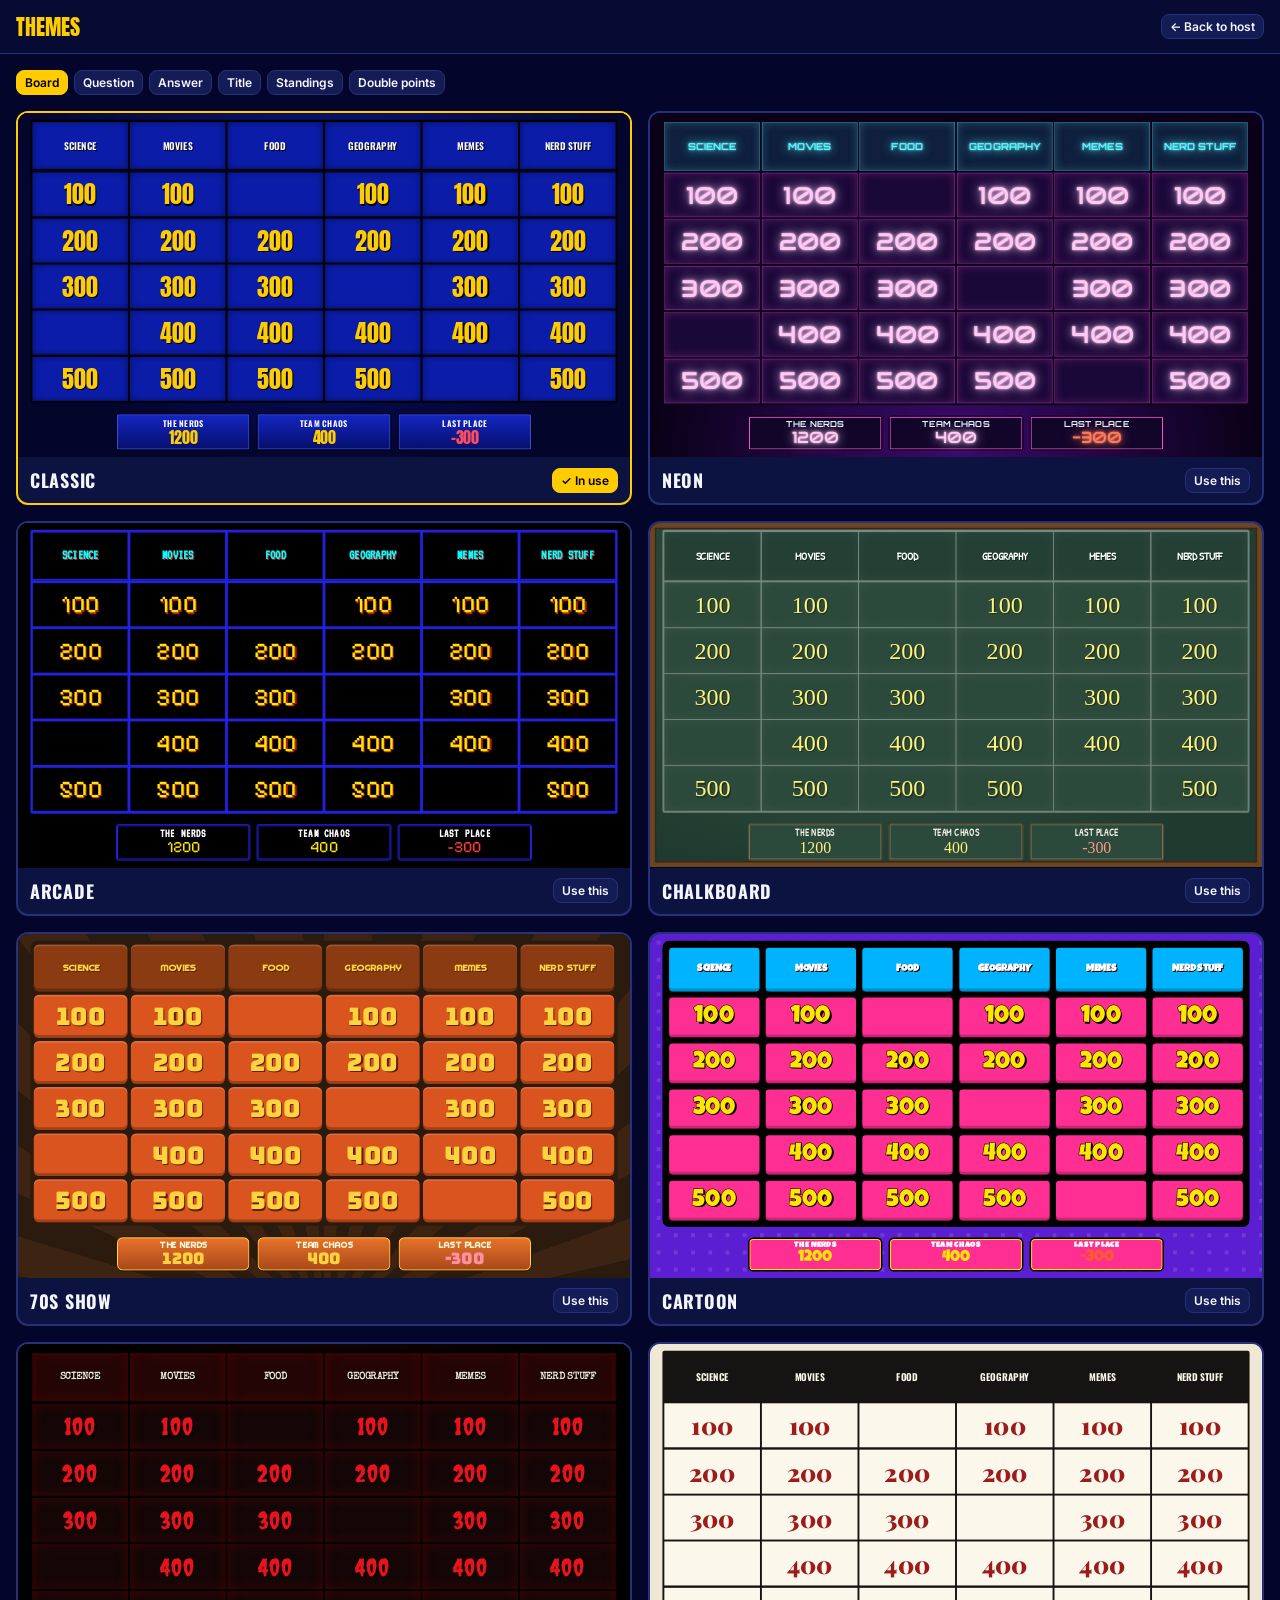
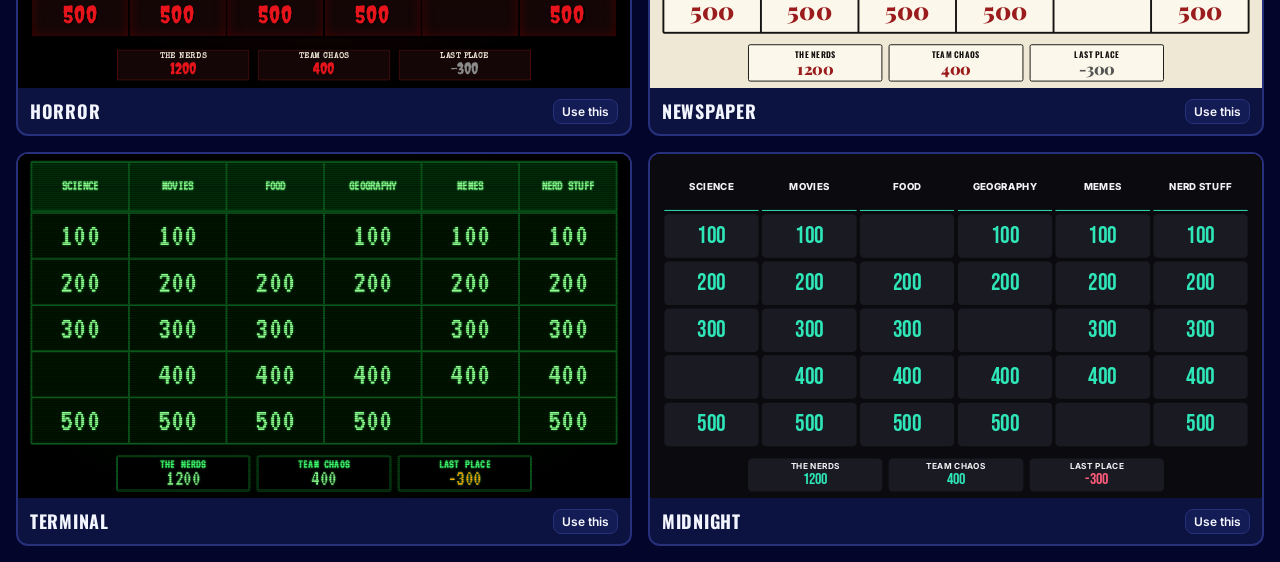
<file: themes.html>
<!doctype html>
<html lang="en">
  <head>
    <meta charset="utf-8" />
    <meta name="viewport" content="width=device-width, initial-scale=1" />
    <meta name="theme-color" content="#070b33" />
    <title>Jeopardy - Themes</title>
    <link rel="stylesheet" href="css/style.css?v=mvzxdmf8" />
    <style>
      body {
        font-size: 14px;
        min-height: 100vh;
      }
      .wrap {
        padding: 16px;
        max-width: 1600px;
        margin: 0 auto;
      }
      .tabs {
        display: flex;
        flex-wrap: wrap;
        gap: 6px;
        margin-bottom: 16px;
      }
      .tabs .btn.on {
        background: var(--gold);
        color: #000;
        border-color: var(--gold);
      }
      .grid {
        display: grid;
        grid-template-columns: repeat(auto-fill, minmax(min(100%, 440px), 1fr));
        gap: 16px;
      }
      .card {
        background: var(--panel);
        border: 2px solid var(--line);
        border-radius: 12px;
        overflow: hidden;
      }
      .card.on {
        border-color: var(--gold);
      }
      .screen {
        position: relative;
        aspect-ratio: 16 / 9;
        overflow: hidden;
        background: #000;
      }
      .screen iframe {
        position: absolute;
        top: 0;
        left: 0;
        width: 1280px;
        height: 720px;
        border: 0;
        transform-origin: 0 0;
        pointer-events: none;
      }
      .card .foot {
        display: flex;
        align-items: center;
        gap: 10px;
        padding: 10px 12px;
      }
      .card .foot b {
        flex: 1;
        font-family: var(--f-head);
        font-size: 18px;
        text-transform: uppercase;
        letter-spacing: 0.04em;
      }
    </style>
  </head>
  <body class="host">
    <div class="host-top">
      <span class="brand">THEMES</span>
      <span class="spacer"></span>
      <a class="btn small" href="index.html">← Back to host</a>
    </div>
    <div class="wrap">
      <div class="tabs" id="tabs"></div>
      <div class="grid" id="grid"></div>
    </div>

    <script src="js/config.js?v=mvzxdmf8"></script>
    <script src="js/shared.js?v=mvzxdmf8"></script>
    <script>
      const SCREENS = [
        ["board", "Board"],
        ["clue", "Question"],
        ["answer", "Answer"],
        ["splash", "Title"],
        ["scores", "Standings"],
        ["double", "Double points"],
      ];
      let screen = "board";
      let current = savedTheme();

      const tabs = document.getElementById("tabs");
      const grid = document.getElementById("grid");

      grid.innerHTML = THEMES.map(
        (t) => `<div class="card" data-id="${t.id}">
          <div class="screen"><iframe loading="lazy" tabindex="-1" title="${esc(t.name)}"></iframe></div>
          <div class="foot"><b>${esc(t.name)}</b><button class="btn small">Use this</button></div>
        </div>`
      ).join("");

      function renderTabs() {
        tabs.innerHTML = SCREENS.map(
          ([id, name]) => `<button class="btn small ${id === screen ? "on" : ""}" data-screen="${id}">${name}</button>`
        ).join("");
      }

      function load() {
        grid.querySelectorAll(".card").forEach((card) => {
          card.querySelector("iframe").src = `tv.html?demo=${screen}&theme=${card.dataset.id}`;
        });
      }

      function markCurrent() {
        grid.querySelectorAll(".card").forEach((card) => {
          const on = card.dataset.id === current;
          card.classList.toggle("on", on);
          const b = card.querySelector("button");
          b.textContent = on ? "✓ In use" : "Use this";
          b.classList.toggle("primary", on);
        });
      }

      // Draw each 1280x720 TV shrunk to fit its card.
      const fit = new ResizeObserver((entries) => {
        entries.forEach((e) => {
          e.target.querySelector("iframe").style.transform = `scale(${e.contentRect.width / 1280})`;
        });
      });
      grid.querySelectorAll(".screen").forEach((s) => fit.observe(s));

      tabs.onclick = (e) => {
        const b = e.target.closest("[data-screen]");
        if (!b) return;
        screen = b.dataset.screen;
        renderTabs();
        load();
      };

      grid.onclick = (e) => {
        const card = e.target.closest(".card");
        if (!card || !e.target.closest("button")) return;
        current = card.dataset.id;
        saveTheme(current);
        markCurrent();
      };

      renderTabs();
      load();
      markCurrent();
    </script>
  </body>
</html>
</file>
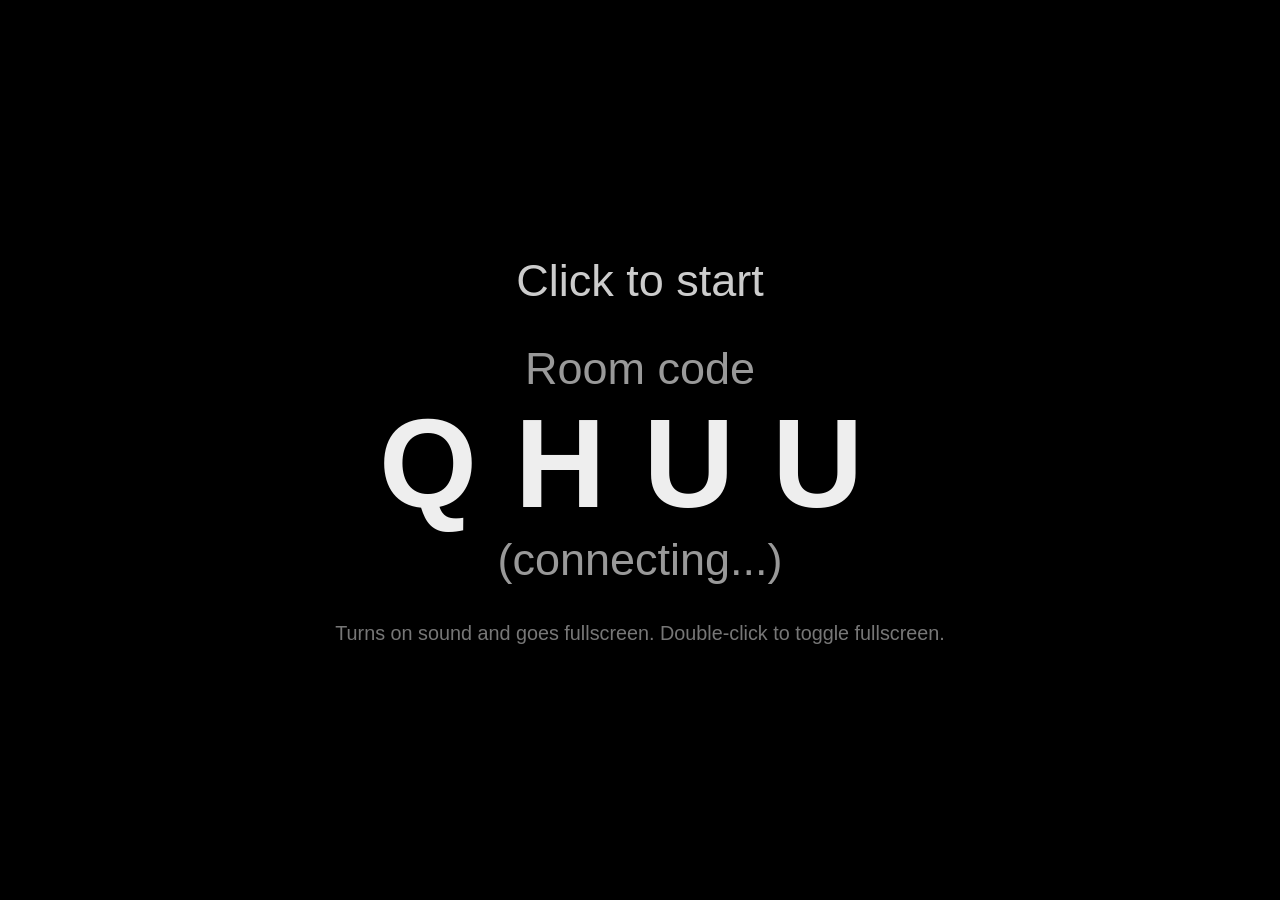
<file: tv.html>
<!doctype html>
<html lang="en">
  <head>
    <meta charset="utf-8" />
    <meta name="viewport" content="width=device-width, initial-scale=1" />
    <title>About Me</title>
    <link rel="stylesheet" href="css/style.css?v=mvzxdmf8" />
    <link rel="stylesheet" href="css/themes.css?v=mvzxdmf8" />
  </head>
  <body class="tv">
    <div class="start-overlay" id="start">
      <div class="big">Click to start</div>
      <div class="room-big room-slot"></div>
      <div class="small">
        Turns on sound and goes fullscreen. Double-click to toggle fullscreen.
      </div>
    </div>
    <main class="tv-main" id="main"></main>
    <footer class="tv-scores" id="scores"></footer>
    <div class="room-corner" id="roomCorner"></div>

    <script src="js/config.js?v=mvzxdmf8"></script>
    <script src="js/relay.js?v=mvzxdmf8"></script>
    <script src="js/intro-slides.js?v=mvzxdmf8"></script>
    <script src="js/shared.js?v=mvzxdmf8"></script>
    <script src="js/tv.js?v=mvzxdmf8"></script>
  </body>
</html>
</file>
<file: css/style.css>
@import url("https://fonts.googleapis.com/css2?family=Anton&family=Oswald:wght@400;600;700&family=Inter:wght@400;600;800&display=swap");

:root {
  --blue: #0b1ca8;
  --blue-dark: #060f6b;
  --blue-deep: #03052b;
  --gold: #ffcc00;
  --red: #ff4d5e;
  --green: #36e07f;
  --ink: #f4f6ff;
  --muted: #9aa3d6;
  --panel: #0d1340;
  --panel-2: #141c55;
  --line: #27307a;

  /* Everything a theme can change. Themes live in themes.css. */
  --f-display: Anton, Impact, sans-serif;
  --f-head: Oswald, sans-serif;
  --f-body: Inter, system-ui, sans-serif;
  --bg-tv: radial-gradient(ellipse at 50% 30%, #0c1790 0%, var(--blue-deep) 75%);
  --edge: #000;
  --shadow: #000;
  --on-gold: #000;
  --cat-bg: var(--blue);
  --cat-ink: var(--ink);
  --score-bg: linear-gradient(#1426c4, var(--blue-dark));
  --score-ring: #3a4ce0;
  --topbar: #070b33;
  --line-hi: #5563d8;
  --panel-hi: #1b2570;
  --field: #0a0f38;
  --used: #1a1f45;
  --used-ink: #454c85;
}

* {
  box-sizing: border-box;
}

html,
body {
  margin: 0;
  background: var(--blue-deep);
  color: var(--ink);
  font-family: var(--f-body);
}

button {
  font: inherit;
  cursor: pointer;
}

/* ================= TV ================= */

body.tv {
  height: 100vh;
  overflow: hidden;
  display: flex;
  flex-direction: column;
  background: var(--bg-tv);
}

.tv-main {
  flex: 1;
  min-height: 0;
  display: flex;
  align-items: center;
  justify-content: center;
  padding: 2vh 2vw;
  position: relative;
}

.tv-scores {
  display: flex;
  gap: 1vw;
  padding: 1vh 2vw 2vh;
  justify-content: center;
}

.tv-score {
  flex: 1;
  max-width: 22vw;
  background: var(--score-bg);
  border: 0.3vh solid var(--edge);
  box-shadow: inset 0 0 0 0.3vh var(--score-ring);
  border-radius: 0.6vh;
  text-align: center;
  padding: 0.8vh 0.5vw;
  position: relative;
  transition: transform 0.2s;
}

.tv-score .name {
  font-family: var(--f-head);
  font-weight: 700;
  font-size: 2.4vh;
  text-transform: uppercase;
  letter-spacing: 0.05em;
  white-space: nowrap;
  overflow: hidden;
  text-overflow: ellipsis;
}

.tv-score .pts {
  font-family: var(--f-display);
  font-size: 4.6vh;
  color: var(--gold);
  line-height: 1.1;
}

.tv-score .pts.neg {
  color: var(--red);
}

.tv-score.bump {
  transform: scale(1.08);
}

.delta {
  position: absolute;
  top: -3vh;
  left: 50%;
  transform: translateX(-50%);
  font-family: var(--f-display);
  font-size: 4vh;
  animation: floatUp 1.8s ease-out forwards;
  pointer-events: none;
  text-shadow: 0 0.3vh 0 var(--shadow);
}

.delta.up {
  color: var(--green);
}

.delta.down {
  color: var(--red);
}

@keyframes floatUp {
  from {
    opacity: 1;
    transform: translate(-50%, 0);
  }
  to {
    opacity: 0;
    transform: translate(-50%, -6vh);
  }
}

/* Board */

.board {
  width: 100%;
  height: 100%;
  display: grid;
  grid-template-columns: repeat(6, 1fr);
  grid-template-rows: 1.25fr repeat(5, 1fr);
  gap: 0.6vh;
  background: var(--edge);
  padding: 0.6vh;
  border-radius: 0.6vh;
}

.cell {
  background: var(--blue);
  display: flex;
  align-items: center;
  justify-content: center;
  text-align: center;
  padding: 0.5vh 0.5vw;
  box-shadow: inset 0 0 2vh rgba(0, 0, 0, 0.45);
}

.cell.cat {
  background: var(--cat-bg);
  color: var(--cat-ink);
  font-family: var(--f-head);
  font-weight: 700;
  text-transform: uppercase;
  font-size: 2.8vh;
  line-height: 1.1;
  text-shadow: 0.25vh 0.25vh 0 var(--shadow);
  border-bottom: 0.5vh solid var(--edge);
}

.cell.val {
  font-family: var(--f-display);
  color: var(--gold);
  font-size: var(--val, 7vh);
  text-shadow: 0.35vh 0.35vh 0 var(--shadow);
}

.cell.used {
  color: transparent;
  text-shadow: none;
}

/* Clue */

.clue {
  width: 100%;
  height: 100%;
  background: var(--blue);
  border: 0.8vh solid var(--edge);
  box-shadow: inset 0 0 8vh rgba(0, 0, 0, 0.5);
  display: flex;
  flex-direction: column;
  align-items: center;
  justify-content: center;
  padding: 4vh 6vw;
  text-align: center;
  position: relative;
  animation: zoomIn 0.35s ease-out;
}

@keyframes zoomIn {
  from {
    transform: scale(0.2);
    opacity: 0;
  }
  to {
    transform: scale(1);
    opacity: 1;
  }
}

.clue .tag {
  position: absolute;
  top: 3vh;
  left: 0;
  right: 0;
  font-family: var(--f-head);
  font-weight: 700;
  text-transform: uppercase;
  font-size: 3vh;
  letter-spacing: 0.08em;
  color: var(--muted);
}

.clue .tag b {
  color: var(--gold);
}

.clue .q {
  font-family: var(--f-head);
  font-weight: 600;
  text-transform: uppercase;
  font-size: 6.4vh;
  line-height: 1.2;
  text-shadow: 0.4vh 0.4vh 0 var(--shadow);
  max-width: 85vw;
}

.clue .qimg {
  max-width: 80vw;
  max-height: 44vh;
  object-fit: contain;
  background: #fff;
  border: 0.6vh solid var(--edge);
  border-radius: 0.8vh;
  margin: 3vh 0;
  animation: slam 0.4s cubic-bezier(0.2, 1.8, 0.4, 1);
}

.clue.has-img .q {
  font-size: 4.6vh;
}

.clue .img-wait {
  color: var(--muted);
  font-size: 3vh;
  margin: 3vh 0;
}

.clue .q.long {
  font-size: 5vh;
}

.clue .q.huge {
  font-family: var(--f-display);
  font-weight: 400;
  font-size: 13vh;
  color: var(--gold);
  line-height: 1;
}

.kind-badge {
  display: inline-block;
  font-family: var(--f-display);
  font-size: 3.4vh;
  padding: 0.4vh 1.4vw;
  margin-bottom: 3vh;
  background: var(--gold);
  color: var(--on-gold);
  transform: rotate(-3deg);
  letter-spacing: 0.05em;
}

.answer {
  margin-top: 4vh;
  font-family: var(--f-display);
  color: var(--gold);
  font-size: 7vh;
  text-shadow: 0.4vh 0.4vh 0 var(--shadow);
  animation: slam 0.4s cubic-bezier(0.2, 1.8, 0.4, 1);
}

.twist {
  margin-top: 3vh;
  background: var(--red);
  color: #fff;
  font-family: var(--f-head);
  font-weight: 700;
  text-transform: uppercase;
  font-size: 4vh;
  padding: 1.2vh 2.5vw;
  border: 0.5vh solid var(--edge);
  transform: rotate(-1.5deg);
  animation: slam 0.4s cubic-bezier(0.2, 1.8, 0.4, 1);
}

@keyframes slam {
  from {
    transform: scale(2.5) rotate(-6deg);
    opacity: 0;
  }
  to {
    opacity: 1;
  }
}

/* Splash */

.splash {
  text-align: center;
  max-width: 80vw;
}

.splash h1 {
  font-family: var(--f-display);
  font-weight: 400;
  font-size: 12vh;
  line-height: 1;
  margin: 0 0 1vh;
  color: var(--gold);
  text-shadow: 0.6vh 0.6vh 0 var(--shadow);
  text-transform: uppercase;
  transform: rotate(-2deg);
}

.splash h2 {
  font-family: var(--f-head);
  font-size: 4vh;
  margin: 0 0 4vh;
  text-transform: uppercase;
  color: var(--ink);
}

.splash ol {
  text-align: left;
  font-family: var(--f-head);
  font-size: 3.2vh;
  line-height: 1.5;
  margin: 0 auto;
  display: inline-block;
  color: var(--muted);
}

.splash ol li b {
  color: var(--ink);
}

/* Coin */

.result {
  font-family: var(--f-display);
  font-size: 9vh;
  line-height: 1.05;
  color: var(--gold);
  text-shadow: 0.4vh 0.4vh 0 var(--shadow);
  animation: slam 0.4s cubic-bezier(0.2, 1.8, 0.4, 1);
}


.coin-stage {
  text-align: center;
  perspective: 120vh;
}

.coin-label {
  font-family: var(--f-head);
  font-size: 5vh;
  text-transform: uppercase;
  margin-bottom: 6vh;
  font-weight: 700;
}

.coin {
  width: 34vh;
  height: 34vh;
  margin: 0 auto;
  position: relative;
  transform-style: preserve-3d;
}

.coin .face {
  position: absolute;
  top: 0;
  right: 0;
  bottom: 0;
  left: 0;
  border-radius: 50%;
  display: flex;
  align-items: center;
  justify-content: center;
  font-family: var(--f-display);
  font-size: 9vh;
  color: #6b4a00;
  background: radial-gradient(circle at 35% 30%, #fff3a8, #ffcc00 45%, #c79200 100%);
  border: 1.2vh solid #b88400;
  backface-visibility: hidden;
}

.coin .face.tails {
  transform: rotateY(180deg);
  background: radial-gradient(circle at 35% 30%, #f2f2f2, #c0c0c0 45%, #7d7d7d 100%);
  border-color: #6d6d6d;
  color: #333;
}

.coin-result {
  margin-top: 5vh;
  min-height: 10vh;
}

/* Leaderboard */

.leader {
  width: 60vw;
}

.leader h1 {
  font-family: var(--f-display);
  font-weight: 400;
  text-align: center;
  font-size: 9vh;
  margin: 0 0 3vh;
  color: var(--gold);
  text-shadow: 0.5vh 0.5vh 0 var(--shadow);
}

.leader .row {
  display: flex;
  justify-content: space-between;
  align-items: center;
  background: var(--blue);
  border: 0.4vh solid var(--edge);
  padding: 1.5vh 2vw;
  margin-bottom: 1.2vh;
  font-family: var(--f-head);
  font-size: 5vh;
  font-weight: 700;
  text-transform: uppercase;
  animation: zoomIn 0.4s both;
}

.leader .row .pts {
  font-family: var(--f-display);
  font-weight: 400;
  color: var(--gold);
}

.leader .row .pts.neg {
  color: var(--red);
}

/* Start overlay */

.start-overlay {
  position: fixed;
  top: 0;
  right: 0;
  bottom: 0;
  left: 0;
  z-index: 50;
  background: rgba(3, 5, 43, 0.92);
  display: flex;
  flex-direction: column;
  align-items: center;
  justify-content: center;
  gap: 2vh;
  cursor: pointer;
  text-align: center;
}

.start-overlay .big {
  font-family: var(--f-display);
  font-size: 9vh;
  color: var(--gold);
}

.start-overlay .small {
  font-size: 2.6vh;
  color: var(--muted);
  max-width: 60vw;
}

/* ================= HOST ================= */

body.host {
  min-height: 100vh;
  font-size: 14px;
}

.host-top {
  display: flex;
  flex-wrap: wrap;
  align-items: center;
  gap: 10px;
  padding: 10px 16px;
  background: var(--topbar);
  border-bottom: 1px solid var(--line);
  position: sticky;
  top: 0;
  z-index: 10;
}

.host-top .brand {
  font-family: var(--f-display);
  font-size: 22px;
  color: var(--gold);
  margin-right: 8px;
}

.host-top .spacer {
  flex: 1;
}

.btn {
  background: var(--panel-2);
  color: var(--ink);
  border: 1px solid var(--line);
  border-radius: 8px;
  padding: 7px 12px;
  font-weight: 600;
  white-space: nowrap;
}

.btn:hover {
  border-color: var(--line-hi);
  background: var(--panel-hi);
}

.btn.primary {
  background: var(--gold);
  color: var(--on-gold);
  border-color: var(--gold);
}

.btn.primary:hover {
  background: #ffe066;
}

.btn.good {
  background: #10753b;
  border-color: #1bb35b;
}

.btn.bad {
  background: #8e1224;
  border-color: #d7263d;
}

.btn.ghost {
  background: transparent;
}

.btn.small {
  padding: 4px 8px;
  font-size: 12px;
}

.btn:disabled {
  opacity: 0.4;
  cursor: default;
}

select,
input[type="text"],
input[type="number"] {
  background: var(--field);
  color: var(--ink);
  border: 1px solid var(--line);
  border-radius: 8px;
  padding: 6px 8px;
  font: inherit;
}

.host-grid {
  display: grid;
  grid-template-columns: minmax(0, 1.25fr) minmax(360px, 1fr);
  gap: 16px;
  padding: 16px;
}

@media (max-width: 1000px) {
  .host-grid {
    grid-template-columns: 1fr;
  }
}

.panel {
  background: var(--panel);
  border: 1px solid var(--line);
  border-radius: 12px;
  padding: 14px;
  margin-bottom: 16px;
}

.panel h3 {
  margin: 0 0 10px;
  font-family: var(--f-head);
  text-transform: uppercase;
  letter-spacing: 0.06em;
  font-size: 14px;
  color: var(--muted);
  display: flex;
  align-items: center;
  gap: 8px;
}

.panel h3 .grow {
  flex: 1;
}

.row {
  display: flex;
  flex-wrap: wrap;
  gap: 8px;
  align-items: center;
}

.row + .row {
  margin-top: 8px;
}

.hboard {
  display: grid;
  grid-template-columns: repeat(6, minmax(0, 1fr));
  gap: 4px;
}

.hcell {
  background: var(--blue);
  border: 0;
  color: var(--gold);
  border-radius: 6px;
  min-height: 52px;
  font-family: var(--f-display);
  font-size: 20px;
  position: relative;
  padding: 4px;
}

.hcell:hover {
  outline: 2px solid var(--gold);
}

.hcell.cat {
  display: flex;
  align-items: center;
  justify-content: center;
  text-align: center;
  line-height: 1.15;
  font-family: var(--f-head);
  font-weight: 700;
  font-size: 12px;
  text-transform: uppercase;
  color: var(--ink);
  cursor: default;
  min-height: 44px;
  outline: none;
  background: var(--blue-dark);
}

.hcell.used {
  background: var(--used);
  color: var(--used-ink);
}

.hcell.live {
  outline: 3px solid var(--green);
}

.hcell .k {
  position: absolute;
  top: 2px;
  right: 4px;
  font-size: 11px;
  font-family: var(--f-body);
}

.onair {
  display: inline-block;
  background: var(--red);
  color: #fff;
  font-size: 11px;
  font-weight: 800;
  padding: 2px 6px;
  border-radius: 4px;
  letter-spacing: 0.08em;
}

.hq {
  font-size: 20px;
  font-weight: 600;
  line-height: 1.35;
  margin: 6px 0 12px;
}

.hmeta {
  color: var(--muted);
  font-size: 12px;
  text-transform: uppercase;
  letter-spacing: 0.06em;
}

.hpic {
  display: block;
  max-width: 100%;
  max-height: 200px;
  object-fit: contain;
  border-radius: 8px;
  background: #fff;
  margin-bottom: 10px;
}

.hanswer {
  background: #0c3b22;
  border: 1px solid #1bb35b;
  border-radius: 10px;
  padding: 10px 12px;
  margin-bottom: 8px;
}

.hanswer .lbl,
.hnote .lbl,
.htwist .lbl {
  font-size: 11px;
  font-weight: 800;
  letter-spacing: 0.08em;
  text-transform: uppercase;
  opacity: 0.75;
}

.hanswer .txt {
  font-size: 22px;
  font-weight: 800;
  color: var(--green);
}

.hnote {
  background: #3a3000;
  border: 1px solid #806a00;
  border-radius: 10px;
  padding: 8px 12px;
  margin-bottom: 8px;
  color: #ffe98a;
}

.htwist {
  background: #3d0a14;
  border: 1px solid #8e1224;
  border-radius: 10px;
  padding: 8px 12px;
  margin-bottom: 8px;
  color: #ffb3bc;
}

body.blur .secret {
  filter: blur(9px);
  transition: filter 0.15s;
}

body.blur .secret:hover {
  filter: none;
}

.player {
  display: grid;
  grid-template-columns: minmax(0, 1fr) 80px auto;
  gap: 8px;
  align-items: center;
  padding: 8px 0;
  border-bottom: 1px solid var(--line);
}

.player:last-child {
  border-bottom: 0;
}

.player input.pname {
  width: 100%;
  font-weight: 700;
}

.player .score {
  font-family: var(--f-display);
  font-size: 22px;
  color: var(--gold);
  text-align: right;
}

.player .score.neg {
  color: var(--red);
}

.player .acts {
  display: flex;
  gap: 4px;
  flex-wrap: wrap;
  justify-content: flex-end;
}

.player .acts input {
  width: 72px;
}

.tv-status {
  font-size: 12px;
  color: var(--muted);
}

.hint {
  color: var(--muted);
  font-size: 12px;
  line-height: 1.5;
}

.hint kbd {
  background: var(--field);
  border: 1px solid var(--line);
  border-radius: 4px;
  padding: 0 5px;
  font-family: inherit;
  color: var(--ink);
}

.landed {
  margin-top: 8px;
  padding: 8px 12px;
  border-radius: 10px;
  background: var(--field);
  border: 1px dashed var(--line);
}

.landed b {
  color: var(--gold);
}

/* ---------- Host: phone-friendly bits ---------- */

a.btn {
  text-decoration: none;
  display: inline-block;
}

.spacer {
  flex: 1;
}

.btn.big {
  padding: 12px 18px;
  font-size: 16px;
}

.cast-btn.on {
  background: var(--gold);
  color: var(--on-gold);
  border-color: var(--gold);
}

.cast-wrap google-cast-launcher {
  display: inline-block;
  width: 30px;
  height: 30px;
  cursor: pointer;
  --connected-color: var(--gold);
  --disconnected-color: var(--ink);
  vertical-align: middle;
}

.stepper {
  display: inline-flex;
  align-items: center;
  gap: 8px;
  color: var(--ink);
  font-size: 16px;
}

.stepper b {
  min-width: 18px;
  text-align: center;
}

.sound-grid {
  display: grid;
  grid-template-columns: repeat(auto-fill, minmax(110px, 1fr));
  gap: 6px;
}

.sound-grid .btn {
  padding: 10px 6px;
}

.hcell.empty {
  background: transparent;
}

.gctl {
  margin-top: 12px;
  display: grid;
  gap: 8px;
}

.gboard {
  display: grid;
  gap: 4px;
  background: #06104f;
  padding: 6px;
  border-radius: 10px;
  width: 100%;
}

.gcell {
  aspect-ratio: 1;
  border: 0;
  border-radius: 6px;
  background: #1a2266;
  color: var(--gold);
  font-family: var(--f-display);
  font-size: 26px;
  padding: 0;
}

.gcell.connect4 {
  border-radius: 50%;
  background: #0a0f38;
}

.gcell.connect4.pX {
  background: var(--red);
}

.gcell.connect4.pO {
  background: var(--gold);
}

.gcell.tictactoe.pO {
  color: #fff;
}

.swap-row {
  margin-top: 10px;
}

.swap-row select {
  flex: 1;
  min-width: 0;
}

/* Game board on the TV */

.tv-board {
  display: grid;
  gap: 1vh;
  background: #06104f;
  padding: 1.2vh;
  border-radius: 1.5vh;
  border: 0.5vh solid var(--edge);
  margin-top: 2vh;
}

.tv-cell {
  width: var(--cell);
  height: var(--cell);
  border-radius: 1vh;
  background: #1a2266;
  display: flex;
  align-items: center;
  justify-content: center;
  font-family: var(--f-display);
  font-size: calc(var(--cell) * 0.7);
  color: var(--gold);
}

.tv-cell.pO {
  color: #fff;
}

.tv-board.connect4 .tv-cell {
  border-radius: 50%;
  background: #030627;
}

.tv-board.connect4 .tv-cell.pX {
  background: var(--red);
  animation: dropIn 0.35s ease-in;
}

.tv-board.connect4 .tv-cell.pO {
  background: var(--gold);
  animation: dropIn 0.35s ease-in;
}

@keyframes dropIn {
  from {
    transform: translateY(-30vh);
  }
  to {
    transform: none;
  }
}

.board-status {
  margin-top: 2vh;
  font-family: var(--f-head);
  font-weight: 700;
  font-size: 3.4vh;
  text-transform: uppercase;
}

.board-status.done {
  font-family: var(--f-display);
  font-weight: 400;
  font-size: 6vh;
  color: var(--gold);
  animation: slam 0.4s cubic-bezier(0.2, 1.8, 0.4, 1);
}

.quick-scores {
  margin-top: 14px;
  border-top: 1px solid var(--line);
  padding-top: 10px;
}

.qs {
  display: flex;
  align-items: center;
  gap: 6px;
  padding: 4px 0;
}

.qs-name {
  flex: 1;
  font-weight: 700;
  min-width: 0;
  overflow: hidden;
  text-overflow: ellipsis;
  white-space: nowrap;
}

.qs-score {
  font-family: var(--f-display);
  color: var(--gold);
  min-width: 52px;
  text-align: right;
  margin-right: 4px;
}

.qs-score.neg {
  color: var(--red);
}

.qs .wager {
  width: 90px;
}

.qs .btn.small {
  padding: 8px 10px;
  min-width: 56px;
}

.sheet-actions {
  margin-top: 14px;
}

.live:empty {
  display: none;
}

.sheet-backdrop {
  display: none;
}

@media (max-width: 999px) {
  body.host {
    font-size: 15px;
  }

  .host-grid {
    padding: 10px;
    gap: 0;
  }

  .panel {
    padding: 12px;
    margin-bottom: 10px;
  }

  .hide-phone {
    display: none;
  }

  .hboard {
    gap: 3px;
  }

  .hcell {
    font-size: 16px;
    min-height: 46px;
    padding: 2px;
  }

  .hcell.cat {
    font-size: min(9.5px, 2.35vw);
    letter-spacing: 0;
    min-height: 40px;
    padding: 2px 1px;
    word-break: normal;
    overflow-wrap: normal;
    hyphens: auto;
  }

  .hcell .k {
    font-size: 9px;
    top: 1px;
    right: 2px;
  }

  /* The live question slides up from the bottom like a sheet. */
  .live.active {
    position: fixed;
    left: 0;
    right: 0;
    bottom: 0;
    max-height: 88vh;
    overflow-y: auto;
    z-index: 30;
    margin: 0;
    border-radius: 18px 18px 0 0;
    padding: 16px 16px calc(16px + env(safe-area-inset-bottom));
    box-shadow: 0 -10px 40px rgba(0, 0, 0, 0.6);
    animation: sheetUp 0.22s ease-out;
  }

  .sheet-backdrop.active {
    display: block;
    position: fixed;
    inset: 0;
    background: rgba(0, 0, 0, 0.55);
    z-index: 29;
  }

  body.sheet-open {
    overflow: hidden;
  }

  .hq {
    font-size: 18px;
  }
}

@keyframes sheetUp {
  from {
    transform: translateY(100%);
  }
  to {
    transform: translateY(0);
  }
}

@media (max-width: 999px) and (hover: none) {
  body.blur .secret:active {
    filter: none;
  }
}



/* Pictures and game boards make the clue taller: keep it clear of the category line. */
.clue.has-img {
  padding-top: 3vh;
  justify-content: flex-start;
}

.clue.has-img .tag {
  position: static;
  margin-bottom: 2vh;
}

.clue.has-img .kind-badge {
  margin-bottom: 1.5vh;
  font-size: 2.6vh;
}

/* Room codes */

.room-big {
  font-family: var(--f-head);
  font-size: 5vh;
  color: var(--ink);
  margin: 2vh 0;
}

.room-big b {
  font-family: var(--f-display);
  font-weight: 400;
  font-size: 14vh;
  color: var(--gold);
  letter-spacing: 0.15em;
  display: block;
  line-height: 1.1;
  text-shadow: 0.5vh 0.5vh 0 var(--shadow);
}

.room-corner {
  position: fixed;
  right: 1.5vw;
  bottom: 0.6vh;
  font-size: 1.6vh;
  color: rgba(255, 255, 255, 0.25);
  font-family: var(--f-head);
  letter-spacing: 0.1em;
}

body.cast .room-corner {
  display: none;
}

.room-input {
  width: 7.5em;
  font-family: var(--f-display);
  font-size: 22px;
  letter-spacing: 0.2em;
  text-transform: uppercase;
  text-align: center;
}

.room-code {
  font-family: var(--f-display);
  font-size: 24px;
  letter-spacing: 0.15em;
  color: var(--gold);
}

.url {
  color: var(--ink);
  word-break: break-all;
}

/* Double points */

.hcell .x2 {
  position: absolute;
  left: 3px;
  top: 2px;
  font-family: var(--f-body);
  font-size: 10px;
  font-weight: 800;
  color: #ff9ad5;
}

.double-banner {
  display: flex;
  flex-wrap: wrap;
  align-items: center;
  gap: 10px;
  background: linear-gradient(90deg, #7a1fa2, #d7263d);
  border-radius: 10px;
  padding: 10px 12px;
  margin-bottom: 10px;
  font-weight: 800;
}

.double-screen {
  text-align: center;
  animation: zoomIn 0.35s ease-out;
}

.double-top {
  font-family: var(--f-head);
  font-weight: 700;
  text-transform: uppercase;
  font-size: 4vh;
  color: var(--muted);
  letter-spacing: 0.08em;
}

.double-big {
  font-family: var(--f-display);
  font-size: 20vh;
  line-height: 0.95;
  margin: 3vh 0;
  color: var(--gold);
  text-shadow: 0.8vh 0.8vh 0 #d7263d, 1.6vh 1.6vh 0 var(--shadow);
  animation: wobble 0.9s ease-in-out infinite alternate;
}

.double-sub {
  font-family: var(--f-head);
  font-size: 5vh;
  text-transform: uppercase;
}

.double-sub b {
  color: var(--gold);
}

@keyframes wobble {
  from {
    transform: rotate(-3deg) scale(1);
  }
  to {
    transform: rotate(3deg) scale(1.06);
  }
}

/* Title screen: bigger rules now that there's no subtitle. */
.splash h1 {
  margin-bottom: 4vh;
}

.splash ol {
  font-size: 4.2vh;
}

/* Big, easy-to-hit buttons on the question sheet */

.sfx-row {
  display: grid;
  grid-template-columns: 1fr 1fr;
  gap: 8px;
  margin-bottom: 10px;
}

.big-sfx {
  padding: 16px 10px;
  font-size: 18px;
  font-weight: 800;
  border-radius: 12px;
}

.big-sfx.ding {
  background: #1d4ed8;
  border-color: #3b82f6;
}

.big-sfx.wrong {
  background: #8e1224;
  border-color: #d7263d;
}

.qs.big {
  padding: 6px 0;
}

.qs.big .qs-name {
  font-size: 17px;
}

.qs.big .qs-score {
  font-size: 20px;
}

.qs.big .btn.pts {
  padding: 14px 6px;
  min-width: 78px;
  font-size: 17px;
  font-weight: 800;
  border-radius: 12px;
}

/* Theme picker */

.theme-grid {
  display: grid;
  grid-template-columns: repeat(auto-fill, minmax(120px, 1fr));
  gap: 8px;
}

.theme-pick {
  display: flex;
  flex-direction: column;
  align-items: stretch;
  gap: 6px;
  padding: 8px;
  background: var(--panel-2);
  color: var(--ink);
  border: 2px solid var(--line);
  border-radius: 10px;
  text-align: left;
}

.theme-pick:hover {
  border-color: var(--line-hi);
}

.theme-pick.on {
  border-color: var(--gold);
  box-shadow: 0 0 0 2px var(--gold);
}

.theme-pick .swatch {
  display: flex;
  height: 22px;
  border-radius: 6px;
  overflow: hidden;
}

.theme-pick .swatch i {
  flex: 1;
}

.theme-pick .tname {
  font-size: 17px;
  line-height: 1.1;
}

/* "but I have brain damage" under the title */

.splash h1:has(+ .subtitle) {
  margin-bottom: 0;
}

.splash .subtitle {
  font-family: var(--f-head);
  font-weight: 700;
  font-size: 4.2vh;
  text-transform: uppercase;
  letter-spacing: 0.06em;
  color: var(--ink);
  transform: rotate(-2deg);
  margin: 0 0 4vh;
}

/* ================= Fake "About Me" slides ================= */
/* Plain white slides in a default-looking font, like a deck made at 3am.
   Everything is sized off --u, one hundredth of the slide's width. */

body.intro-on .room-corner {
  display: none;
}

.gs-stage {
  position: fixed;
  inset: 0;
  z-index: 40;
  background: #000;
  display: flex;
  align-items: center;
  justify-content: center;
  overflow: hidden;
  --u: min(1vw, 1.7778vh);
}

.gs-stage.gs-crashing {
  pointer-events: none;
}

.gs-slide {
  position: relative;
  width: calc(var(--u) * 100);
  height: calc(var(--u) * 56.25);
  background: #fff;
  color: #222;
  font-family: Arial, "Helvetica Neue", Helvetica, sans-serif;
  box-sizing: border-box;
  padding: calc(var(--u) * 5) calc(var(--u) * 7);
  transform-origin: 0 0;
  text-align: left;
  line-height: 1.25;
}

.gs-w {
  display: inline-block;
  white-space: nowrap;
  transform-origin: 0 100%;
}

.gs-l {
  display: inline-block;
  white-space: pre;
}

.gs-title .gs-w,
.gs-head .gs-w {
  transform-origin: 0 80%;
}

.gs-count {
  position: absolute;
  right: calc(var(--u) * 2);
  bottom: calc(var(--u) * 1.4);
  font-size: calc(var(--u) * 1.6);
  opacity: 0.6;
}

/* Slide 1: title */
.gs-slide.gs-layout-title {
  display: flex;
  flex-direction: column;
  justify-content: center;
}
.gs-slide.gs-layout-title .gs-title {
  font-size: calc(var(--u) * 7.5);
  border-bottom: calc(var(--u) * 0.25) solid #4285f4;
  padding-bottom: calc(var(--u) * 1.5);
  margin-bottom: calc(var(--u) * 2);
}
.gs-sub {
  font-size: calc(var(--u) * 3.2);
  color: #666;
}

/* Heading + bullet points */
.gs-head {
  font-size: calc(var(--u) * 4.6);
  margin-bottom: calc(var(--u) * 2.5);
}
.gs-bullets {
  margin: 0;
  padding-left: calc(var(--u) * 3);
  font-size: calc(var(--u) * 2.9);
}
.gs-bullets li {
  margin-bottom: calc(var(--u) * 1.3);
}

/* Small lonely text in the middle */
.gs-slide.gs-layout-crisis,
.gs-slide.gs-layout-big {
  display: flex;
  align-items: center;
  justify-content: center;
  text-align: center;
}
.gs-layout-crisis .gs-lines {
  font-size: calc(var(--u) * 2.4);
  text-transform: lowercase;
  line-height: 1.7;
}
.gs-layout-big .gs-lines {
  font-size: calc(var(--u) * 7);
  font-weight: 700;
}

/* The last slide: huge, then it falls off the screen */
.gs-slide.gs-layout-crash {
  display: flex;
  align-items: center;
  justify-content: center;
  text-align: center;
  font-size: calc(var(--u) * 8.5);
  font-weight: 700;
}

/* Host: the about-me slides panel */
.intro-panel.active {
  border-color: var(--gold);
}
.intro-nav .btn.big {
  flex: 1;
  min-height: 56px;
  font-size: 20px;
}

/* TV waiting screens and the click-to-start cover stay plain so nothing
   gives away the game before the about-me slides. */
.gs-wait {
  z-index: 1;
  color: #777;
  font-family: Arial, Helvetica, sans-serif;
  font-size: calc(var(--u) * 2.2);
  text-align: center;
}
.gs-wait .room-slot {
  font-size: calc(var(--u) * 4);
  color: #ccc;
  margin-bottom: calc(var(--u) * 1.5);
}
.gs-wait-small {
  font-size: calc(var(--u) * 1.8);
}
body.tv .start-overlay {
  background: #000;
  font-family: Arial, Helvetica, sans-serif;
}
body.tv .start-overlay .big {
  font-family: Arial, Helvetica, sans-serif;
  font-size: 5vh;
  color: #ccc;
}
body.tv .start-overlay .small {
  color: #777;
  font-size: 2.2vh;
}
body.tv .start-overlay .room-big {
  font-family: Arial, Helvetica, sans-serif;
  color: #999;
}
body.tv .start-overlay .room-big b,
.gs-wait .room-slot b {
  font-family: Arial, Helvetica, sans-serif;
  color: #eee;
  font-weight: 700;
  letter-spacing: 0.3em;
  text-shadow: none;
}

/* Wrong-sound picker and the +100 tap tally */

.sub-h {
  margin: 16px 0 4px;
  font-family: var(--f-head);
  font-size: 15px;
}

.wrong-pick .btn.on {
  border-color: var(--gold);
  box-shadow: 0 0 0 2px var(--gold);
  color: var(--gold);
}

.tap-hint {
  margin-bottom: 4px;
}

.qs-given {
  display: block;
  font-size: 12px;
  font-weight: 600;
  color: var(--muted);
}

.qs-given.done {
  color: var(--green);
}

.qs-given.neg {
  color: var(--red);
}

/* Several pictures on one question sit side by side */

.clue .qimgs {
  display: flex;
  justify-content: center;
  align-items: center;
  gap: 2vw;
  margin: 3vh 0;
  max-width: 90vw;
}

.clue .qimgs .qimg,
.clue .qimgs .img-wait {
  margin: 0;
  min-width: 0;
}

.clue .qimgs.n2 .qimg {
  max-width: 43vw;
}

.clue .qimgs.n3 .qimg {
  max-width: 28vw;
  max-height: 38vh;
}

.clue .qimgs.n4 .qimg {
  max-width: 21vw;
  max-height: 34vh;
}
</file>
<file: css/themes.css>
/* Themes. The host picks one; the TV and host both switch to it.
   Each theme is a block of variables (see the top of style.css for the full list)
   plus a few extra rules for things variables can't do. "classic" is style.css itself.
   The list of names shown in the picker is THEMES in js/shared.js. */

@import url("https://fonts.googleapis.com/css2?family=Audiowide&family=Orbitron:wght@700;900&family=Monoton&family=Pixelify+Sans:wght@500;700&family=VT323&family=Permanent+Marker&family=Patrick+Hand&family=Bungee&family=Righteous&family=Luckiest+Guy&family=Creepster&family=Special+Elite&family=Playfair+Display:wght@700;900&family=Bebas+Neue&display=swap");

/* ---------- Neon: synthwave, glowing pink and cyan ---------- */

:root[data-theme="neon"] {
  --f-display: Audiowide, sans-serif;
  --f-head: Orbitron, sans-serif;
  --blue: #1a0838;
  --blue-dark: #12052a;
  --blue-deep: #0a0118;
  --gold: #ff4fd8;
  --red: #ff7a59;
  --green: #3dffb0;
  --ink: #e9f7ff;
  --muted: #9b8cc9;
  --bg-tv: radial-gradient(ellipse at 50% 100%, #3b0a6b 0%, #0a0118 70%);
  --edge: #0a0118;
  --shadow: transparent;
  --cat-bg: #0f1f3d;
  --cat-ink: #5ff3ff;
  --score-bg: #12052a;
  --score-ring: #ff4fd8;
  --panel: #150733;
  --panel-2: #22104a;
  --line: #3d2175;
  --topbar: #0a0118;
  --line-hi: #ff4fd8;
  --panel-hi: #2d1560;
  --field: #0d0325;
  --used: #1a0f33;
  --used-ink: #4a3a75;
}

:root[data-theme="neon"] .cell {
  border: 0.2vh solid rgba(255, 79, 216, 0.55);
  box-shadow: inset 0 0 2.5vh rgba(255, 79, 216, 0.25);
}

:root[data-theme="neon"] .cell.cat {
  border: 0.2vh solid rgba(95, 243, 255, 0.6);
  box-shadow: inset 0 0 2.5vh rgba(95, 243, 255, 0.25);
}

:root[data-theme="neon"] .clue {
  border-color: #ff4fd8;
  box-shadow: 0 0 4vh rgba(255, 79, 216, 0.5), inset 0 0 8vh rgba(255, 79, 216, 0.2);
}

:root[data-theme="neon"] :is(.cell.val, .cell.cat, .answer, .splash h1, .result, .leader h1, .double-big, .room-big b, .tv-score .pts, .clue .q.huge, .start-overlay .big) {
  text-shadow: 0 0 0.8vh currentColor, 0 0 3vh currentColor;
}

/* Numbers: pale pink centre with a thin, faint glow so the digits stay sharp. */
:root[data-theme="neon"] :is(.cell.val, .tv-score .pts) {
  color: #ffc9f3;
  text-shadow: 0 0.2vh 0 #0a0118, 0 0 0.5vh rgba(255, 79, 216, 0.7), 0 0 1.5vh rgba(255, 79, 216, 0.35);
}

:root[data-theme="neon"] .tv-score .pts.neg {
  color: var(--red);
}

:root[data-theme="neon"] .cell.used {
  text-shadow: none;
}

:root[data-theme="neon"] .splash h1 {
  font-family: Monoton, sans-serif;
  font-weight: 400;
  transform: none;
}

:root[data-theme="neon"] .kind-badge {
  background: #5ff3ff;
}

/* ---------- Arcade: 80s arcade cabinet, maze-blue walls ---------- */

:root[data-theme="arcade"] {
  --f-display: "Pixelify Sans", monospace;
  --f-head: VT323, monospace;
  --blue: #000;
  --blue-dark: #000;
  --blue-deep: #000;
  --gold: #ffe600;
  --red: #ff3b3b;
  --green: #4dff4d;
  --ink: #ffffff;
  --muted: #ffb8de;
  --bg-tv: #000;
  --edge: #2121de;
  --shadow: #b51d1d;
  --cat-bg: #000;
  --cat-ink: #00ffff;
  --score-bg: #000;
  --score-ring: #2121de;
  --panel: #05051a;
  --panel-2: #0c0c33;
  --line: #2121de;
  --topbar: #000;
  --line-hi: #ffe600;
  --panel-hi: #14145a;
  --field: #000;
  --used: #07071f;
  --used-ink: #2a2a70;
}

:root[data-theme="arcade"] .board {
  gap: 0.8vh;
  padding: 0.8vh;
}

:root[data-theme="arcade"] .cell {
  box-shadow: none;
}

:root[data-theme="arcade"] :is(.cell.cat, .clue .q, .clue .tag, .splash ol, .splash h2, .leader .row, .coin-label, .double-top, .double-sub, .board-status, .tv-score .name) {
  font-size-adjust: 0.55;
}

:root[data-theme="arcade"] .clue {
  border: 0.8vh double #2121de;
}

/* ---------- Chalkboard: school chalkboard in a wooden frame ---------- */

:root[data-theme="chalk"] {
  --f-display: "Permanent Marker", cursive;
  --f-head: "Patrick Hand", cursive;
  --blue: #2c4a3c;
  --blue-dark: #223a2f;
  --blue-deep: #1b2f26;
  --gold: #fff27a;
  --red: #ff9a8a;
  --green: #b8f5a0;
  --ink: #f4f1e8;
  --muted: #b9c7bd;
  --bg-tv: radial-gradient(ellipse at 40% 30%, #34594a 0%, #1f3a2e 80%);
  --edge: #6b4423;
  --shadow: rgba(0, 0, 0, 0.35);
  --on-gold: #1b2f26;
  --cat-bg: #243f33;
  --cat-ink: #ffffff;
  --score-bg: #2c4a3c;
  --score-ring: rgba(255, 255, 255, 0.25);
  --panel: #223a2f;
  --panel-2: #2c4a3c;
  --line: #3f6655;
  --topbar: #4a2e17;
  --line-hi: #fff27a;
  --panel-hi: #35594a;
  --field: #1b2f26;
  --used: #1f3329;
  --used-ink: #4a6a5c;
}

:root[data-theme="chalk"] body.tv {
  box-shadow: inset 0 0 0 1.4vh #6b4423, inset 0 0 0 1.8vh #3d2612;
}

:root[data-theme="chalk"] .board {
  background: rgba(255, 255, 255, 0.35);
  gap: 0.3vh;
}

:root[data-theme="chalk"] .cell {
  box-shadow: inset 0 0 3vh rgba(255, 255, 255, 0.06);
}

:root[data-theme="chalk"] .cell.cat {
  border-bottom: 0.3vh solid rgba(255, 255, 255, 0.5);
}

:root[data-theme="chalk"] .clue {
  border: 0.3vh dashed rgba(255, 255, 255, 0.45);
  box-shadow: none;
}

:root[data-theme="chalk"] :is(.cell.cat, .clue .q, .splash ol, .leader .row, .coin-label, .board-status, .tv-score .name) {
  font-size-adjust: 0.52;
}

/* ---------- 70s: retro game show, orange and brown, sunburst ---------- */

:root[data-theme="seventies"] {
  --f-display: Bungee, sans-serif;
  --f-head: Righteous, sans-serif;
  --blue: #d9541e;
  --blue-dark: #8a3b12;
  --blue-deep: #2b1a0e;
  --gold: #ffd23f;
  --red: #ff8fa3;
  --green: #b5f06b;
  --ink: #fff4d6;
  --muted: #f0b98a;
  --bg-tv: repeating-conic-gradient(from 0deg at 50% 115%, #3d2412 0deg 7deg, #2b1a0e 7deg 14deg);
  --edge: #2b1a0e;
  --shadow: #5a2208;
  --on-gold: #2b1a0e;
  --cat-bg: #8a3b12;
  --cat-ink: #ffd23f;
  --score-bg: linear-gradient(#e8742a, #a8461a);
  --score-ring: #ffd23f;
  --panel: #3a2413;
  --panel-2: #4d301a;
  --line: #6e4424;
  --topbar: #2b1a0e;
  --line-hi: #ffd23f;
  --panel-hi: #5e3a1f;
  --field: #2b1a0e;
  --used: #3a2819;
  --used-ink: #6e5238;
}

:root[data-theme="seventies"] .board {
  border-radius: 2vh;
  padding: 1vh;
  gap: 1vh;
}

:root[data-theme="seventies"] .cell {
  border-radius: 1.5vh;
  box-shadow: inset 0 -0.8vh 0 rgba(0, 0, 0, 0.25), inset 0 0.5vh 0 rgba(255, 255, 255, 0.15);
}

:root[data-theme="seventies"] .cell.cat {
  border-bottom: 0;
}

:root[data-theme="seventies"] .clue {
  border-radius: 3vh;
  border-color: #ffd23f;
}

:root[data-theme="seventies"] .tv-score {
  border-radius: 2vh;
}

/* ---------- Cartoon: loud, bouncy, thick black outlines ---------- */

:root[data-theme="cartoon"] {
  --f-display: "Luckiest Guy", cursive;
  --f-head: "Luckiest Guy", cursive;
  --blue: #ff2e93;
  --blue-dark: #c0126a;
  --blue-deep: #4a14b8;
  --gold: #ffe600;
  --red: #ff5a36;
  --green: #5dff8a;
  --ink: #ffffff;
  --muted: #e2d4ff;
  --bg-tv: radial-gradient(rgba(255, 255, 255, 0.12) 18%, transparent 20%) 0 0 / 5vh 5vh, #5b1fd1;
  --edge: #000;
  --shadow: #000;
  --cat-bg: #00b3ff;
  --cat-ink: #ffffff;
  --score-bg: #ff2e93;
  --score-ring: #ffe600;
  --panel: #3a0f8a;
  --panel-2: #4e1bb0;
  --line: #000;
  --topbar: #2a0870;
  --line-hi: #ffe600;
  --panel-hi: #6026d6;
  --field: #2a0870;
  --used: #3a1a7a;
  --used-ink: #7a5cc0;
}

:root[data-theme="cartoon"] .board {
  gap: 1vh;
  padding: 1vh;
  border-radius: 2vh;
  border: 0.6vh solid #000;
}

:root[data-theme="cartoon"] .cell {
  border-radius: 1.4vh;
  border: 0.5vh solid #000;
  box-shadow: inset 0 -0.8vh 0 rgba(0, 0, 0, 0.2);
}

:root[data-theme="cartoon"] :is(.cell.val, .answer, .splash h1, .result, .leader h1, .room-big b) {
  -webkit-text-stroke: 0.3vh #000;
  paint-order: stroke fill;
}

:root[data-theme="cartoon"] .clue {
  border-radius: 3vh;
}

:root[data-theme="cartoon"] .clue .q {
  font-weight: 400;
  letter-spacing: 0.02em;
}

:root[data-theme="cartoon"] .tv-score {
  border-radius: 1.5vh;
  border-width: 0.5vh;
}

/* ---------- Horror: blood red on black ---------- */

:root[data-theme="horror"] {
  --f-display: Creepster, cursive;
  --f-head: "Special Elite", monospace;
  --blue: #140606;
  --blue-dark: #0b0202;
  --blue-deep: #000;
  --gold: #e8141c;
  --red: #8a8a8a;
  --green: #9bd46a;
  --ink: #ece4d4;
  --muted: #9a8578;
  --bg-tv: radial-gradient(ellipse at 50% 40%, #2e0505 0%, #000 70%);
  --edge: #000;
  --shadow: #000;
  --on-gold: #000;
  --cat-bg: #240505;
  --cat-ink: #ece4d4;
  --score-bg: #140606;
  --score-ring: #4a0a0a;
  --panel: #120404;
  --panel-2: #1f0808;
  --line: #3d0d0d;
  --topbar: #000;
  --line-hi: #e8141c;
  --panel-hi: #2e0b0b;
  --field: #0b0202;
  --used: #1a0808;
  --used-ink: #4a2020;
}

:root[data-theme="horror"] .cell {
  box-shadow: inset 0 0 3vh rgba(120, 0, 0, 0.45);
}

:root[data-theme="horror"] .cell.val,
:root[data-theme="horror"] .answer,
:root[data-theme="horror"] .splash h1 {
  letter-spacing: 0.04em;
}

:root[data-theme="horror"] .clue .q {
  text-transform: none;
  font-weight: 400;
}

/* ---------- Newspaper: black ink on old paper ---------- */

:root[data-theme="newspaper"] {
  --f-display: "Playfair Display", Georgia, serif;
  --f-head: Oswald, sans-serif;
  --blue: #fbf7ea;
  --blue-dark: #efe6cf;
  --blue-deep: #e9e0c8;
  --gold: #9b1c1c;
  --red: #555;
  --green: #1d6b35;
  --ink: #161412;
  --muted: #6b6250;
  --bg-tv: #efe8d4;
  --edge: #161412;
  --shadow: transparent;
  --on-gold: #fff;
  --cat-bg: #161412;
  --cat-ink: #fbf7ea;
  --score-bg: #fbf7ea;
  --score-ring: transparent;
  --panel: #fbf7ea;
  --panel-2: #efe6cf;
  --line: #cbbf9e;
  --topbar: #161412;
  --line-hi: #9b1c1c;
  --panel-hi: #e6dcc0;
  --field: #fff;
  --used: #e6dfcb;
  --used-ink: #b5aa8c;
}

:root[data-theme="newspaper"] .cell {
  box-shadow: none;
}

:root[data-theme="newspaper"] :is(.cell.val, .answer, .splash h1, .result, .leader h1, .double-big, .room-big b, .tv-score .pts, .clue .q.huge) {
  font-weight: 900;
}

:root[data-theme="newspaper"] .splash h1 {
  transform: none;
  border-top: 0.6vh double #161412;
  border-bottom: 0.6vh double #161412;
  padding: 1vh 4vw;
}

:root[data-theme="newspaper"] .clue {
  border-width: 0.4vh;
  box-shadow: none;
  outline: 0.2vh solid #161412;
  outline-offset: -1.4vh;
}

:root[data-theme="newspaper"] .clue .q {
  font-weight: 700;
}

:root[data-theme="newspaper"] .double-big {
  text-shadow: none;
}

:root[data-theme="newspaper"] :is(.btn.good, .btn.bad, .big-sfx, .double-banner, .hcell.cat) {
  color: #fff;
}

:root[data-theme="newspaper"] .hcell.cat {
  background: #161412;
}

/* ---------- Terminal: green-screen computer ---------- */

:root[data-theme="terminal"] {
  --f-display: VT323, monospace;
  --f-head: VT323, monospace;
  --blue: #001400;
  --blue-dark: #000c00;
  --blue-deep: #000;
  --gold: #8cff8c;
  --red: #ffb000;
  --green: #8cff8c;
  --ink: #3dff6e;
  --muted: #1f9a3f;
  --bg-tv: radial-gradient(ellipse at 50% 50%, #002200 0%, #000 80%);
  --edge: #0a5a1c;
  --shadow: transparent;
  --on-gold: #000;
  --cat-bg: #002a08;
  --cat-ink: #8cff8c;
  --score-bg: #000;
  --score-ring: #0a5a1c;
  --panel: #000c00;
  --panel-2: #001a04;
  --line: #0a5a1c;
  --topbar: #000;
  --line-hi: #3dff6e;
  --panel-hi: #002a08;
  --field: #000;
  --used: #000a00;
  --used-ink: #0a4a14;
}

:root[data-theme="terminal"] body {
  font-size-adjust: 0.55;
}

:root[data-theme="terminal"] body.tv::after {
  content: "";
  position: fixed;
  inset: 0;
  pointer-events: none;
  background: repeating-linear-gradient(0deg, rgba(0, 0, 0, 0.28) 0 2px, transparent 2px 4px);
  z-index: 40;
}

:root[data-theme="terminal"] .cell {
  box-shadow: none;
}

:root[data-theme="terminal"] body.tv * {
  text-shadow: 0 0 0.6vh rgba(61, 255, 110, 0.7);
}

:root[data-theme="terminal"] .cell.used {
  text-shadow: none;
}

:root[data-theme="terminal"] .splash h1,
:root[data-theme="terminal"] .clue .tag,
:root[data-theme="terminal"] .splash ol {
  transform: none;
}

:root[data-theme="terminal"] .splash h1::before {
  content: "> ";
}

:root[data-theme="terminal"] .splash h1::after {
  content: "_";
  animation: blink 1s steps(1) infinite;
}

@keyframes blink {
  50% {
    opacity: 0;
  }
}

/* ---------- Midnight: modern, flat, minimal ---------- */

:root[data-theme="midnight"] {
  --f-display: "Bebas Neue", sans-serif;
  --f-head: Inter, system-ui, sans-serif;
  --blue: #1a1a22;
  --blue-dark: #121218;
  --blue-deep: #0b0b0f;
  --gold: #2ee6b8;
  --red: #ff5c7a;
  --green: #2ee6b8;
  --ink: #f2f2f5;
  --muted: #8a8a99;
  --bg-tv: #0b0b0f;
  --edge: #0b0b0f;
  --shadow: transparent;
  --on-gold: #0b0b0f;
  --cat-bg: #0b0b0f;
  --cat-ink: #f2f2f5;
  --score-bg: #1a1a22;
  --score-ring: transparent;
  --panel: #141419;
  --panel-2: #1f1f28;
  --line: #2a2a35;
  --topbar: #0b0b0f;
  --line-hi: #2ee6b8;
  --panel-hi: #262631;
  --field: #0b0b0f;
  --used: #15151b;
  --used-ink: #3a3a48;
}

:root[data-theme="midnight"] .board {
  gap: 1vh;
}

:root[data-theme="midnight"] .cell {
  border-radius: 1.2vh;
  box-shadow: none;
}

:root[data-theme="midnight"] .cell.cat {
  font-weight: 800;
  letter-spacing: 0.04em;
  border-bottom: 0.4vh solid #2ee6b8;
  border-radius: 0;
}

:root[data-theme="midnight"] .clue {
  border: 0;
  border-radius: 2vh;
  box-shadow: none;
}

:root[data-theme="midnight"] .clue .q {
  font-weight: 800;
  text-transform: none;
}

:root[data-theme="midnight"] .splash h1 {
  transform: none;
  letter-spacing: 0.05em;
}

:root[data-theme="midnight"] .tv-score {
  border: 0;
  border-radius: 1.2vh;
}

:root[data-theme="midnight"] .kind-badge {
  transform: none;
  border-radius: 1vh;
}

:root[data-theme="midnight"] .double-big {
  text-shadow: 0.8vh 0.8vh 0 #ff5c7a;
}

/* Twist banners where the theme's red doesn't carry white text */

:root[data-theme="horror"] .twist {
  background: #7a0000;
}

:root[data-theme="terminal"] .twist {
  background: #ffb000;
  color: #000;
  text-shadow: none;
}

:root[data-theme="cartoon"] .splash ol {
  line-height: 1.7;
  letter-spacing: 0.02em;
}
</file>
